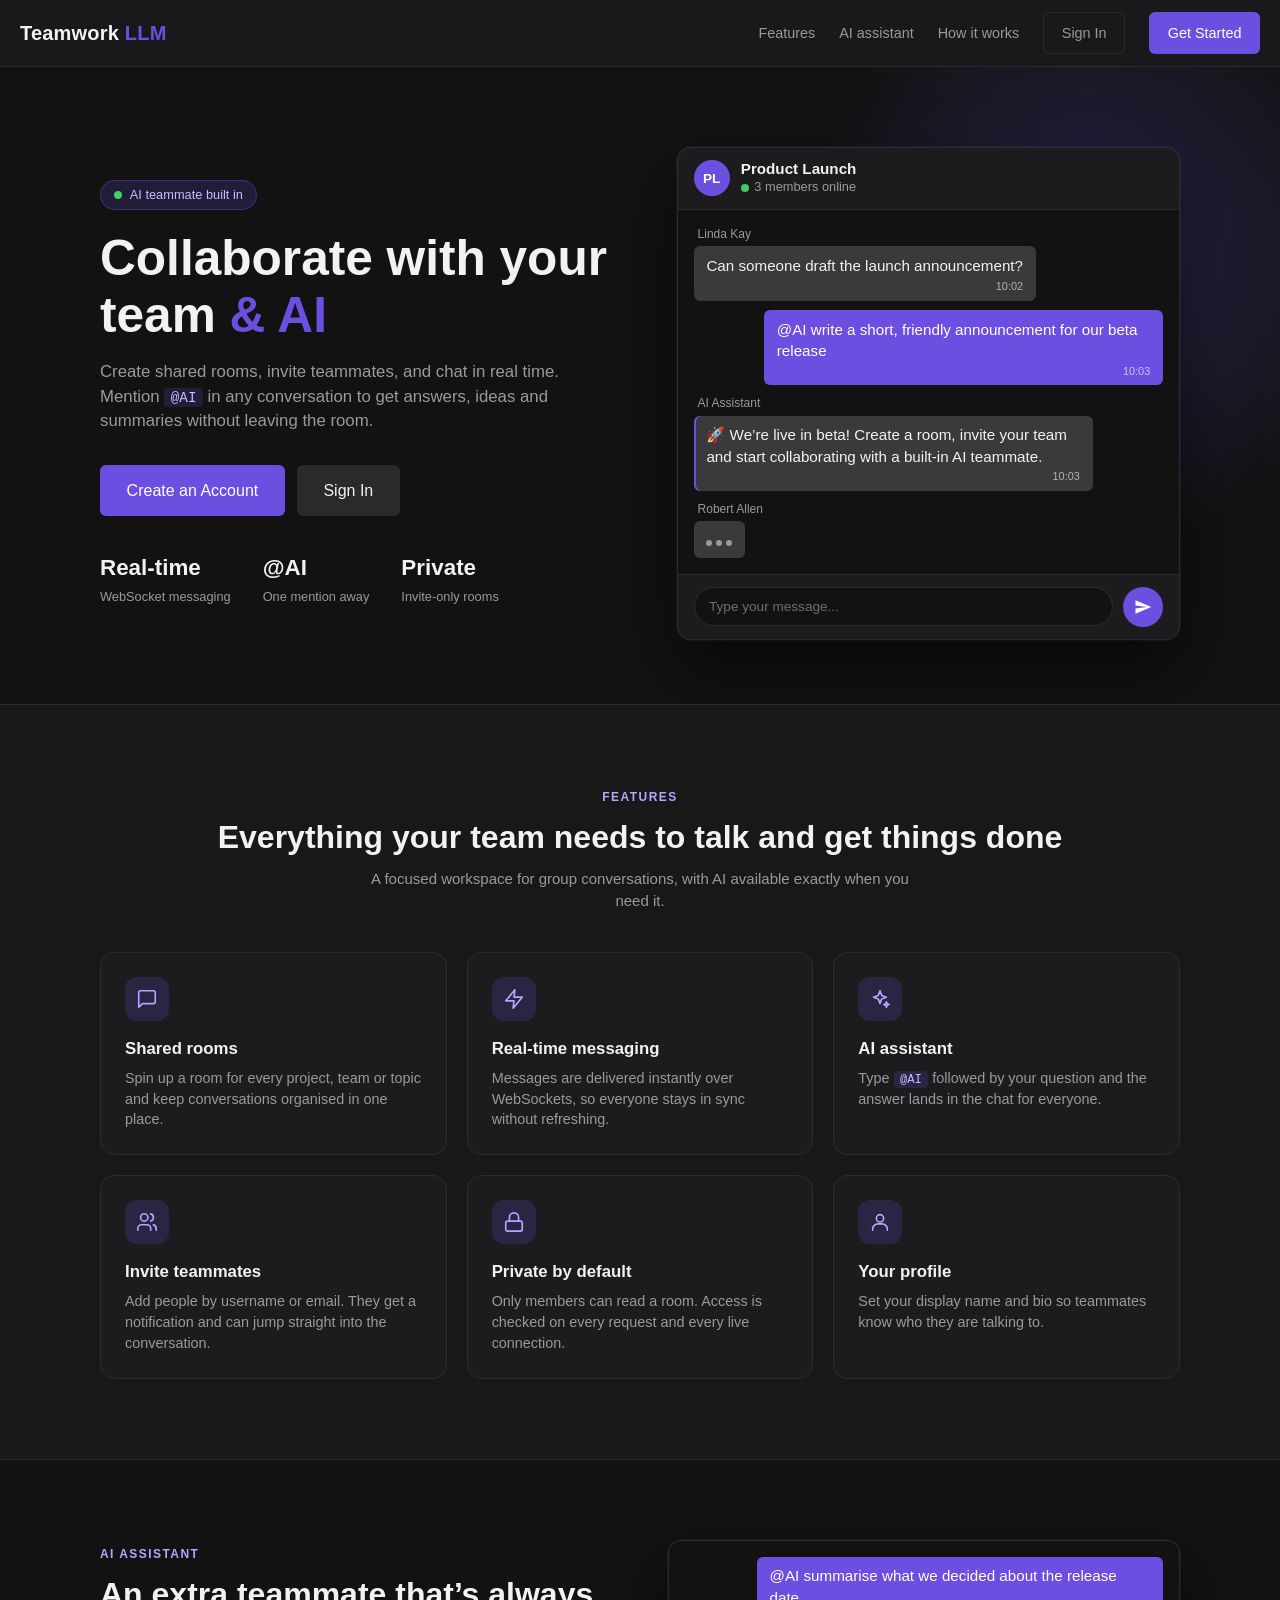
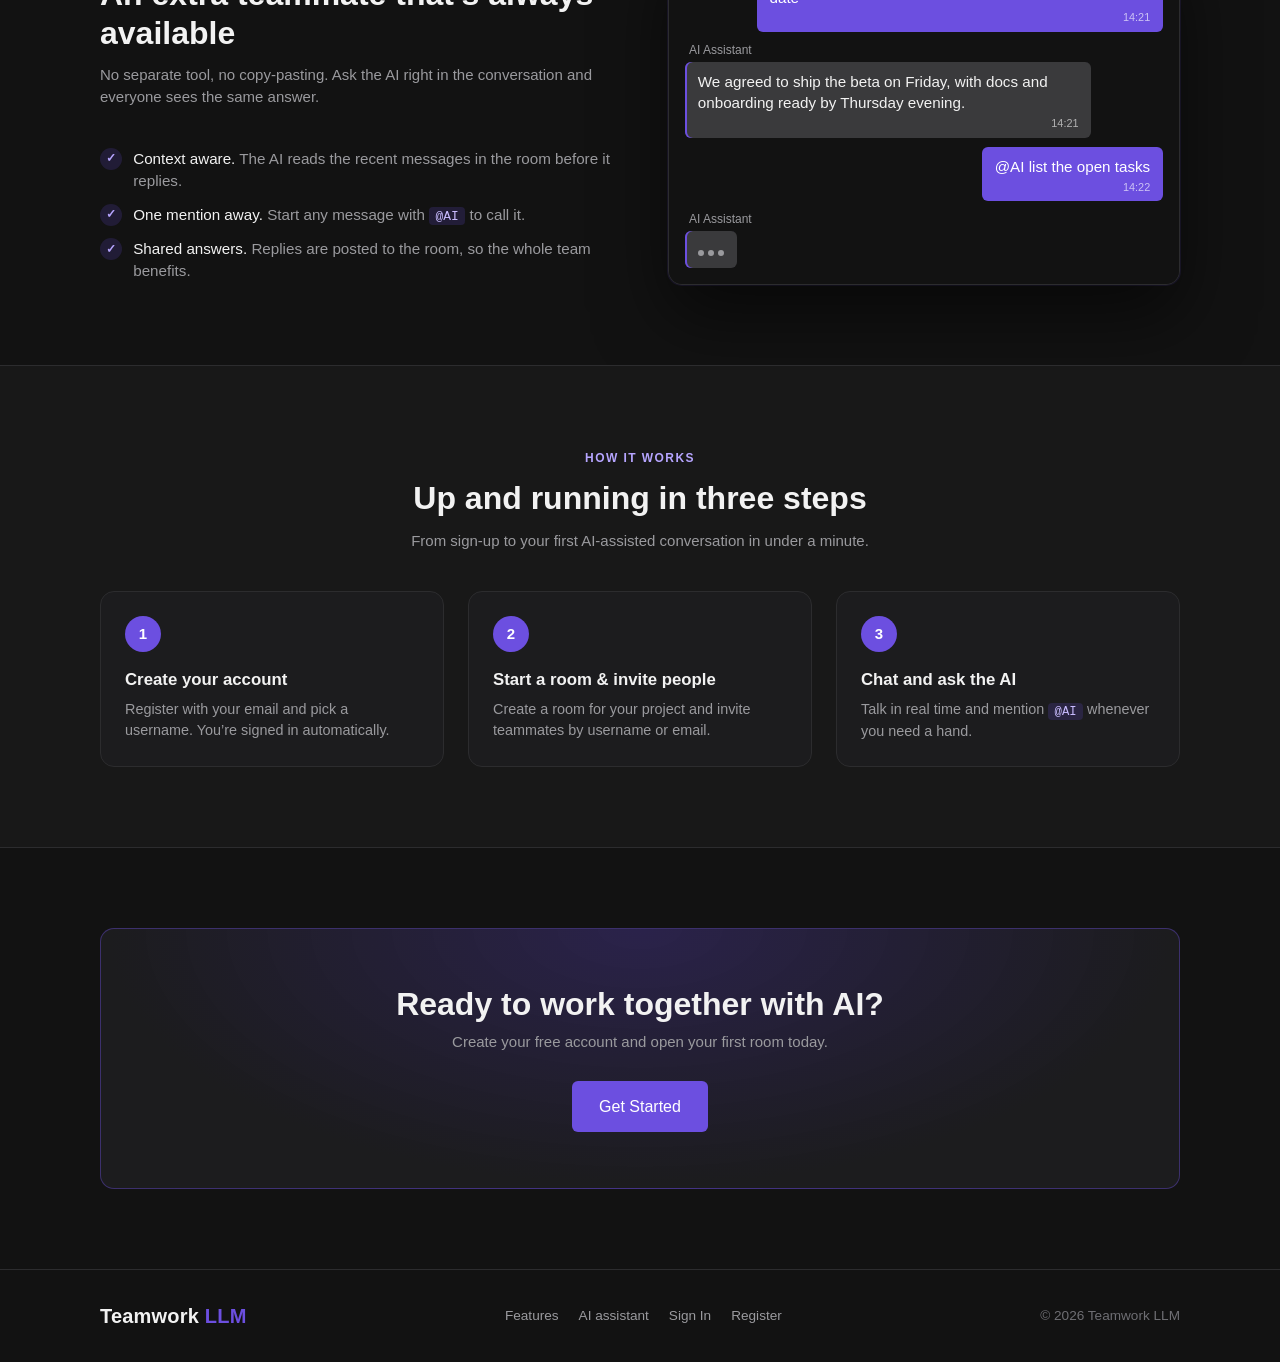
<file: templates/index.html>
<!DOCTYPE html>
<html lang="en">
<head>
  <meta charset="UTF-8" />
  <meta name="viewport" content="width=device-width, initial-scale=1.0" />
  <title>Teamwork LLM — Team chat with a built-in AI</title>
  <meta name="description" content="Shared rooms, real-time messaging and an AI teammate you can call with @AI." />
  <link rel="stylesheet" href="/static/styles.css" />
</head>
<body>
  <div class="page">

    <!-- Navigation -->
    <header class="topbar landing-nav">
      <a href="/" class="logo">Teamwork <span>LLM</span></a>
      <nav class="nav-links" id="nav-links">
        <a href="#features" class="nav-anchor">Features</a>
        <a href="#ai" class="nav-anchor">AI assistant</a>
        <a href="#how" class="nav-anchor">How it works</a>
        <a href="/login" class="btn btn-ghost">Sign In</a>
        <a href="/register" class="btn btn-primary">Get Started</a>
      </nav>
    </header>

    <!-- Hero -->
    <section class="landing-hero">
      <div class="hero-grid">
        <div>
          <span class="hero-badge"><span class="status-dot"></span> AI teammate built in</span>
          <h1 class="hero-title">Collaborate with your team <span>&amp; AI</span></h1>
          <p class="hero-text">
            Create shared rooms, invite teammates, and chat in real time. Mention
            <span class="code-chip">@AI</span> in any conversation to get answers,
            ideas and summaries without leaving the room.
          </p>
          <div class="hero-actions">
            <a href="/register" class="btn btn-primary btn-lg" id="cta-primary">Create an Account</a>
            <a href="/login" class="btn btn-secondary btn-lg" id="cta-secondary">Sign In</a>
          </div>
          <div class="hero-stats">
            <div class="hero-stat"><strong>Real-time</strong><span>WebSocket messaging</span></div>
            <div class="hero-stat"><strong>@AI</strong><span>One mention away</span></div>
            <div class="hero-stat"><strong>Private</strong><span>Invite-only rooms</span></div>
          </div>
        </div>

        <!-- Chat preview -->
        <div class="mockup" aria-hidden="true">
          <div class="mockup-bar">
            <div class="avatar avatar-sm">PL</div>
            <div>
              <div class="chat-title">Product Launch</div>
              <div class="chat-status"><span class="status-dot connected"></span> 3 members online</div>
            </div>
          </div>
          <div class="mockup-body">
            <div class="message-row theirs">
              <div class="sender-title">Linda Kay</div>
              <div class="message-bubble">Can someone draft the launch announcement?<div class="message-time">10:02</div></div>
            </div>
            <div class="message-row mine">
              <div class="message-bubble">@AI write a short, friendly announcement for our beta release<div class="message-time">10:03</div></div>
            </div>
            <div class="message-row theirs assistant">
              <div class="sender-title">AI Assistant</div>
              <div class="message-bubble">🚀 We’re live in beta! Create a room, invite your team and start collaborating with a built-in AI teammate.<div class="message-time">10:03</div></div>
            </div>
            <div class="message-row theirs">
              <div class="sender-title">Robert Allen</div>
              <div class="message-bubble"><span class="typing"><i></i><i></i><i></i></span></div>
            </div>
          </div>
          <div class="mockup-input">
            <div class="composer-input">Type your message...</div>
            <span class="icon-btn"><svg viewBox="0 0 24 24"><path d="M2.01 21 23 12 2.01 3 2 10l15 2-15 2z"/></svg></span>
          </div>
        </div>
      </div>
    </section>

    <!-- Features -->
    <section class="section section-alt" id="features">
      <div class="section-inner">
        <div class="section-head-center">
          <span class="section-eyebrow">Features</span>
          <h2 class="section-heading">Everything your team needs to talk and get things done</h2>
          <p class="section-lead">A focused workspace for group conversations, with AI available exactly when you need it.</p>
        </div>

        <div class="feature-grid">
          <div class="feature-card">
            <div class="feature-icon"><svg viewBox="0 0 24 24"><path d="M21 15a2 2 0 0 1-2 2H7l-4 4V5a2 2 0 0 1 2-2h14a2 2 0 0 1 2 2z"/></svg></div>
            <h3>Shared rooms</h3>
            <p>Spin up a room for every project, team or topic and keep conversations organised in one place.</p>
          </div>
          <div class="feature-card">
            <div class="feature-icon"><svg viewBox="0 0 24 24"><path d="M13 2 3 14h9l-1 8 10-12h-9z"/></svg></div>
            <h3>Real-time messaging</h3>
            <p>Messages are delivered instantly over WebSockets, so everyone stays in sync without refreshing.</p>
          </div>
          <div class="feature-card">
            <div class="feature-icon"><svg viewBox="0 0 24 24"><path d="M12 3l1.9 5.1L19 10l-5.1 1.9L12 17l-1.9-5.1L5 10l5.1-1.9z"/><path d="M19 15l.8 2.2L22 18l-2.2.8L19 21l-.8-2.2L16 18l2.2-.8z"/></svg></div>
            <h3>AI assistant</h3>
            <p>Type <span class="code-chip">@AI</span> followed by your question and the answer lands in the chat for everyone.</p>
          </div>
          <div class="feature-card">
            <div class="feature-icon"><svg viewBox="0 0 24 24"><path d="M16 21v-2a4 4 0 0 0-4-4H6a4 4 0 0 0-4 4v2"/><circle cx="9" cy="7" r="4"/><path d="M22 21v-2a4 4 0 0 0-3-3.87"/><path d="M16 3.13a4 4 0 0 1 0 7.75"/></svg></div>
            <h3>Invite teammates</h3>
            <p>Add people by username or email. They get a notification and can jump straight into the conversation.</p>
          </div>
          <div class="feature-card">
            <div class="feature-icon"><svg viewBox="0 0 24 24"><rect x="3" y="11" width="18" height="11" rx="2"/><path d="M7 11V7a5 5 0 0 1 10 0v4"/></svg></div>
            <h3>Private by default</h3>
            <p>Only members can read a room. Access is checked on every request and every live connection.</p>
          </div>
          <div class="feature-card">
            <div class="feature-icon"><svg viewBox="0 0 24 24"><circle cx="12" cy="8" r="4"/><path d="M4 21v-1a6 6 0 0 1 6-6h4a6 6 0 0 1 6 6v1"/></svg></div>
            <h3>Your profile</h3>
            <p>Set your display name and bio so teammates know who they are talking to.</p>
          </div>
        </div>
      </div>
    </section>

    <!-- AI spotlight -->
    <section class="section" id="ai">
      <div class="section-inner split">
        <div>
          <span class="section-eyebrow">AI assistant</span>
          <h2 class="section-heading">An extra teammate that’s always available</h2>
          <p class="section-lead">
            No separate tool, no copy-pasting. Ask the AI right in the conversation and
            everyone sees the same answer.
          </p>
          <ul class="check-list">
            <li><span><strong>Context aware.</strong> The AI reads the recent messages in the room before it replies.</span></li>
            <li><span><strong>One mention away.</strong> Start any message with <span class="code-chip">@AI</span> to call it.</span></li>
            <li><span><strong>Shared answers.</strong> Replies are posted to the room, so the whole team benefits.</span></li>
          </ul>
        </div>

        <div class="mockup" aria-hidden="true">
          <div class="mockup-body">
            <div class="message-row mine">
              <div class="message-bubble">@AI summarise what we decided about the release date<div class="message-time">14:21</div></div>
            </div>
            <div class="message-row theirs assistant">
              <div class="sender-title">AI Assistant</div>
              <div class="message-bubble">We agreed to ship the beta on Friday, with docs and onboarding ready by Thursday evening.<div class="message-time">14:21</div></div>
            </div>
            <div class="message-row mine">
              <div class="message-bubble">@AI list the open tasks<div class="message-time">14:22</div></div>
            </div>
            <div class="message-row theirs assistant">
              <div class="sender-title">AI Assistant</div>
              <div class="message-bubble"><span class="typing"><i></i><i></i><i></i></span></div>
            </div>
          </div>
        </div>
      </div>
    </section>

    <!-- How it works -->
    <section class="section section-alt" id="how">
      <div class="section-inner">
        <div class="section-head-center">
          <span class="section-eyebrow">How it works</span>
          <h2 class="section-heading">Up and running in three steps</h2>
          <p class="section-lead">From sign-up to your first AI-assisted conversation in under a minute.</p>
        </div>

        <div class="steps">
          <div class="step">
            <h3>Create your account</h3>
            <p>Register with your email and pick a username. You’re signed in automatically.</p>
          </div>
          <div class="step">
            <h3>Start a room &amp; invite people</h3>
            <p>Create a room for your project and invite teammates by username or email.</p>
          </div>
          <div class="step">
            <h3>Chat and ask the AI</h3>
            <p>Talk in real time and mention <span class="code-chip">@AI</span> whenever you need a hand.</p>
          </div>
        </div>
      </div>
    </section>

    <!-- Call to action -->
    <section class="section">
      <div class="section-inner">
        <div class="cta-box">
          <h2 class="section-heading">Ready to work together with AI?</h2>
          <p class="section-lead">Create your free account and open your first room today.</p>
          <div class="hero-actions">
            <a href="/register" class="btn btn-primary btn-lg" id="cta-bottom">Get Started</a>
          </div>
        </div>
      </div>
    </section>

    <!-- Footer -->
    <footer class="site-footer">
      <div class="footer-inner">
        <a href="/" class="logo">Teamwork <span>LLM</span></a>
        <div class="footer-links">
          <a href="#features">Features</a>
          <a href="#ai">AI assistant</a>
          <a href="/login">Sign In</a>
          <a href="/register">Register</a>
        </div>
        <span>&copy; <span id="year"></span> Teamwork LLM</span>
      </div>
    </footer>

  </div>

  <script>
    document.getElementById("year").textContent = new Date().getFullYear();

    const token = localStorage.getItem("access_token");
    if (token) {
      const nav = document.getElementById("nav-links");
      nav.querySelectorAll(".btn").forEach((b) => b.remove());
      nav.insertAdjacentHTML("beforeend", '<a href="/chat" class="btn btn-primary">Open Chats</a>');

      const primaryBtn = document.getElementById("cta-primary");
      primaryBtn.href = "/chat";
      primaryBtn.textContent = "Go to Your Chats";
      document.getElementById("cta-secondary").style.display = "none";

      const bottomBtn = document.getElementById("cta-bottom");
      bottomBtn.href = "/chat";
      bottomBtn.textContent = "Go to Your Chats";
    }
  </script>
</body>
</html>
</file>
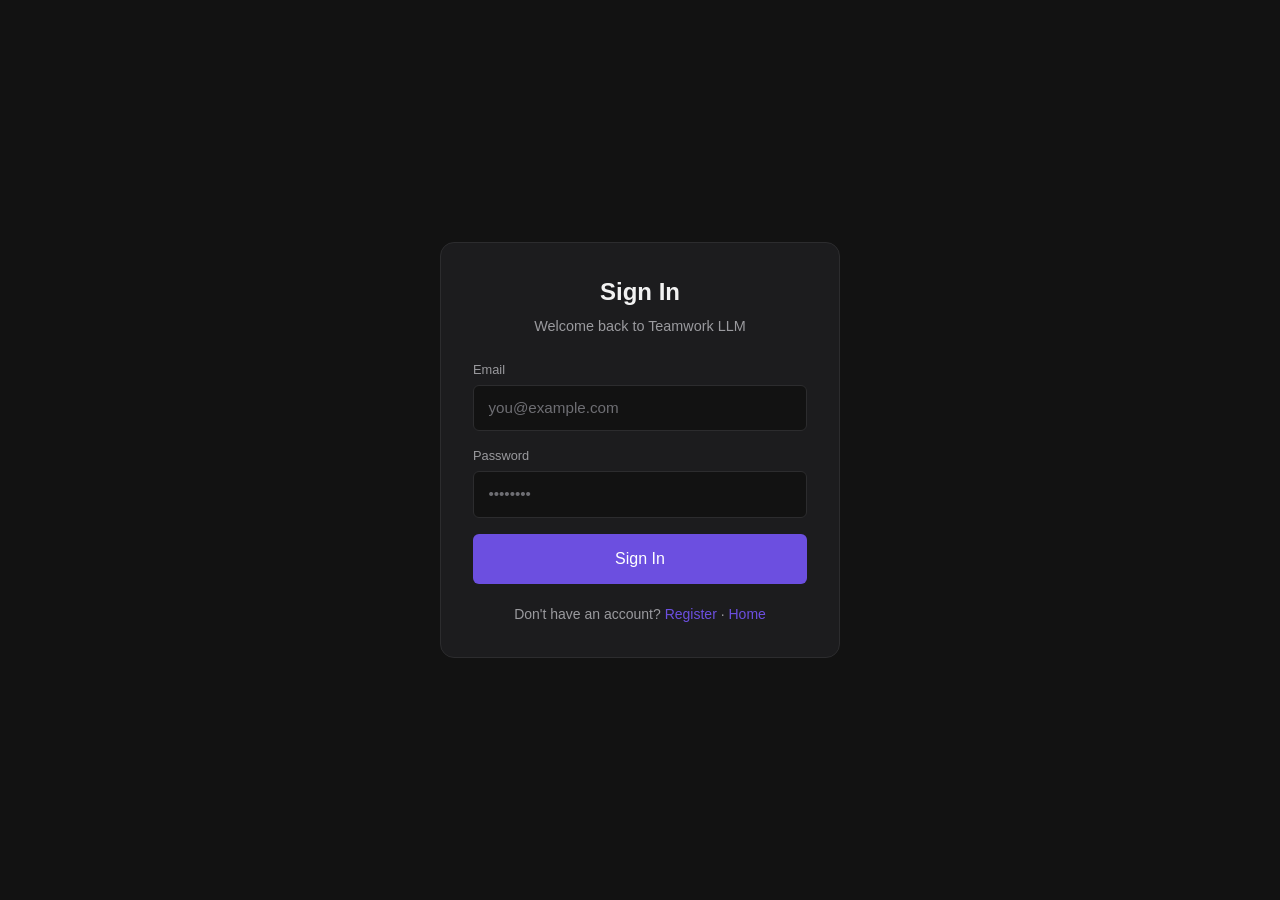
<file: templates/login.html>
<!DOCTYPE html>
<html lang="en">
<head>
  <meta charset="UTF-8" />
  <meta name="viewport" content="width=device-width, initial-scale=1.0" />
  <title>Sign In - Teamwork LLM</title>
  <link rel="stylesheet" href="/static/styles.css" />
</head>
<body>
  <div class="page">
    <main class="centered">
      <div class="card">
        <h1 class="card-title">Sign In</h1>
        <p class="card-subtitle">Welcome back to Teamwork LLM</p>

        <div id="error-box" class="alert-error"></div>

        <form id="login-form">
          <div class="form-group">
            <label class="form-label" for="email">Email</label>
            <input class="input" type="email" id="email" required placeholder="you@example.com" />
          </div>
          <div class="form-group">
            <label class="form-label" for="password">Password</label>
            <input class="input" type="password" id="password" required placeholder="••••••••" />
          </div>
          <button type="submit" class="btn btn-primary btn-block btn-lg" id="submit-btn">Sign In</button>
        </form>

        <div class="form-footer">
          Don't have an account? <a href="/register">Register</a> &middot; <a href="/">Home</a>
        </div>
      </div>
    </main>
  </div>

  <script>
    if (localStorage.getItem("access_token")) {
      window.location.href = "/chat";
    }

    const form = document.getElementById("login-form");
    const errorBox = document.getElementById("error-box");
    const submitBtn = document.getElementById("submit-btn");

    form.addEventListener("submit", async (e) => {
      e.preventDefault();
      errorBox.style.display = "none";
      submitBtn.disabled = true;
      submitBtn.textContent = "Signing in...";

      const email = document.getElementById("email").value.trim();
      const password = document.getElementById("password").value;

      const body = new URLSearchParams();
      body.append("username", email);
      body.append("password", password);

      try {
        const res = await fetch("/auth/jwt/login", {
          method: "POST",
          headers: { "Content-Type": "application/x-www-form-urlencoded" },
          body: body.toString(),
        });

        if (!res.ok) {
          const data = await res.json().catch(() => ({}));
          throw new Error(data.detail || "Invalid email or password");
        }

        const data = await res.json();
        localStorage.setItem("access_token", data.access_token);
        window.location.href = "/chat";
      } catch (err) {
        errorBox.textContent = err.message;
        errorBox.style.display = "block";
      } finally {
        submitBtn.disabled = false;
        submitBtn.textContent = "Sign In";
      }
    });
  </script>
</body>
</html>
</file>
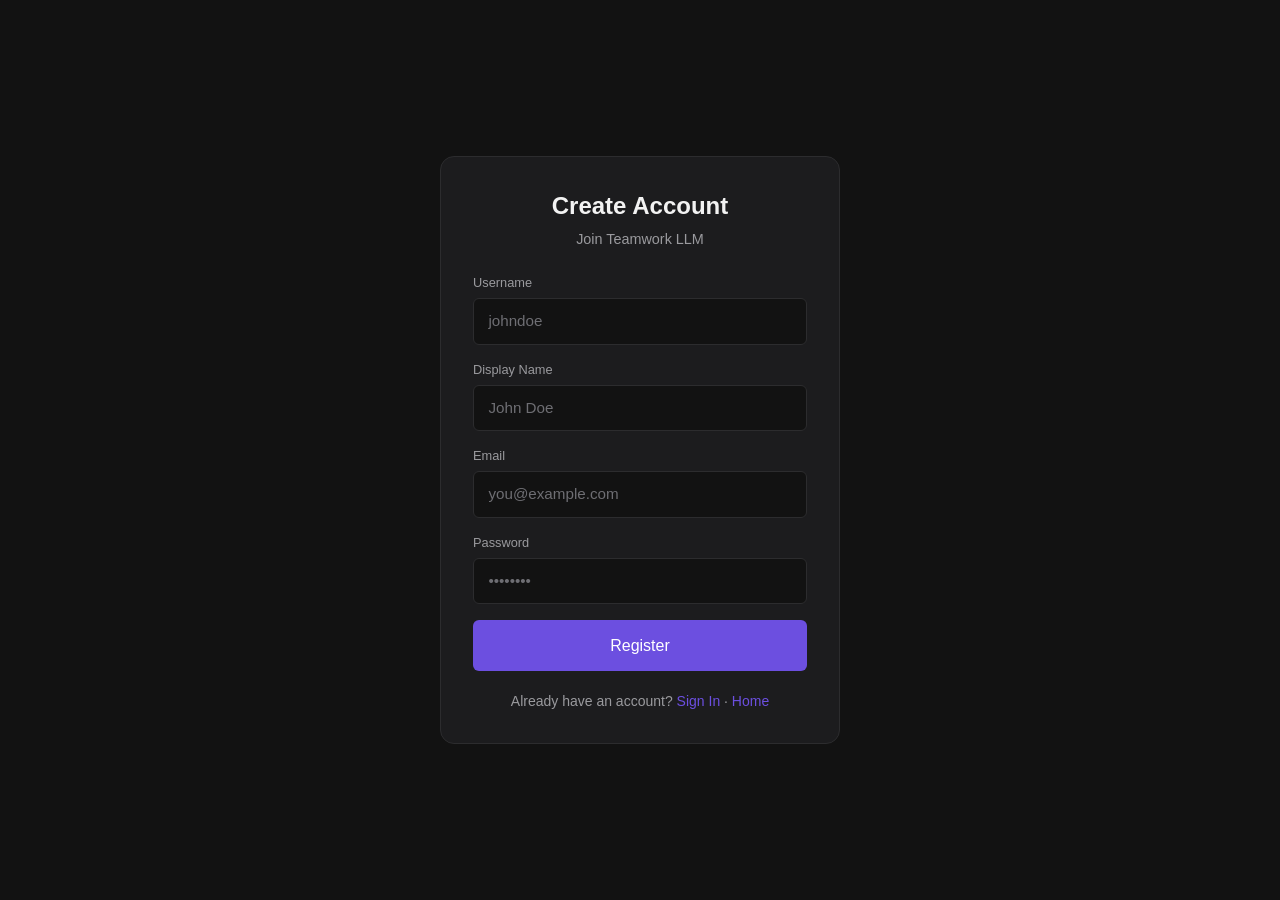
<file: templates/register.html>
<!DOCTYPE html>
<html lang="en">
<head>
  <meta charset="UTF-8" />
  <meta name="viewport" content="width=device-width, initial-scale=1.0" />
  <title>Register - Teamwork LLM</title>
  <link rel="stylesheet" href="/static/styles.css" />
</head>
<body>
  <div class="page">
    <main class="centered">
      <div class="card">
        <h1 class="card-title">Create Account</h1>
        <p class="card-subtitle">Join Teamwork LLM</p>

        <div id="error-box" class="alert-error"></div>

        <form id="register-form">
          <div class="form-group">
            <label class="form-label" for="username">Username</label>
            <input class="input" type="text" id="username" required maxlength="50" placeholder="johndoe" />
          </div>
          <div class="form-group">
            <label class="form-label" for="display_name">Display Name</label>
            <input class="input" type="text" id="display_name" required maxlength="100" placeholder="John Doe" />
          </div>
          <div class="form-group">
            <label class="form-label" for="email">Email</label>
            <input class="input" type="email" id="email" required placeholder="you@example.com" />
          </div>
          <div class="form-group">
            <label class="form-label" for="password">Password</label>
            <input class="input" type="password" id="password" required placeholder="••••••••" />
          </div>
          <button type="submit" class="btn btn-primary btn-block btn-lg" id="submit-btn">Register</button>
        </form>

        <div class="form-footer">
          Already have an account? <a href="/login">Sign In</a> &middot; <a href="/">Home</a>
        </div>
      </div>
    </main>
  </div>

  <script>
    if (localStorage.getItem("access_token")) {
      window.location.href = "/chat";
    }

    const form = document.getElementById("register-form");
    const errorBox = document.getElementById("error-box");
    const submitBtn = document.getElementById("submit-btn");

    form.addEventListener("submit", async (e) => {
      e.preventDefault();
      errorBox.style.display = "none";
      submitBtn.disabled = true;
      submitBtn.textContent = "Creating account...";

      const payload = {
        username: document.getElementById("username").value.trim(),
        display_name: document.getElementById("display_name").value.trim(),
        email: document.getElementById("email").value.trim(),
        password: document.getElementById("password").value,
      };

      try {
        const res = await fetch("/auth/register", {
          method: "POST",
          headers: { "Content-Type": "application/json" },
          body: JSON.stringify(payload),
        });

        if (!res.ok) {
          const data = await res.json().catch(() => ({}));
          const detail = typeof data.detail === "string" ? data.detail : JSON.stringify(data.detail || "Registration failed");
          throw new Error(detail);
        }

        // Automatically log the user in after registration
        const loginBody = new URLSearchParams();
        loginBody.append("username", payload.email);
        loginBody.append("password", payload.password);

        const loginRes = await fetch("/auth/jwt/login", {
          method: "POST",
          headers: { "Content-Type": "application/x-www-form-urlencoded" },
          body: loginBody.toString(),
        });

        if (loginRes.ok) {
          const loginData = await loginRes.json();
          localStorage.setItem("access_token", loginData.access_token);
          window.location.href = "/chat";
        } else {
          window.location.href = "/login";
        }
      } catch (err) {
        errorBox.textContent = err.message;
        errorBox.style.display = "block";
      } finally {
        submitBtn.disabled = false;
        submitBtn.textContent = "Register";
      }
    });
  </script>
</body>
</html>
</file>
<file: static/styles.css>
/* ==========================================================================
   Teamwork LLM — shared styles
   Dark theme with a violet accent.
   ========================================================================== */

:root {
  --bg: #121212;
  --bg-elevated: #1c1c1e;
  --bg-panel: #181818;
  --surface: #2a2a2c;
  --surface-hover: #323234;
  --border: #2c2c2e;

  --text: #f2f2f2;
  --text-muted: #9a9a9e;
  --text-dim: #6e6e73;

  --accent: #6c4fe0;
  --accent-hover: #5b3fd0;
  --accent-soft: rgba(108, 79, 224, 0.18);

  --bubble-in: #3a3a3c;
  --bubble-out: var(--accent);

  --success: #3ecf5c;
  --warning: #e5b53b;
  --danger: #e5484d;

  --radius-sm: 6px;
  --radius: 10px;
  --radius-lg: 14px;
  --radius-pill: 999px;

  --font: "Roboto", -apple-system, BlinkMacSystemFont, "Segoe UI", sans-serif;
}

* { box-sizing: border-box; margin: 0; padding: 0; }

html, body { height: 100%; }
html { scroll-behavior: smooth; }

body {
  font-family: var(--font);
  background: var(--bg);
  color: var(--text);
  font-size: 15px;
  line-height: 1.45;
  -webkit-font-smoothing: antialiased;
}

a { color: var(--accent); text-decoration: none; }
a:hover { color: #8b72f0; }

/* ---------- Layout helpers ---------- */

.page {
  min-height: 100vh;
  display: flex;
  flex-direction: column;
}

.page-fixed {
  height: 100vh;
  display: flex;
  flex-direction: column;
  overflow: hidden;
}

.centered {
  flex: 1;
  display: flex;
  align-items: center;
  justify-content: center;
  padding: 1.5rem;
}

.container {
  width: 100%;
  max-width: 820px;
  margin: 0 auto;
  padding: 0 1.25rem;
}

.muted { color: var(--text-muted); }
.hidden { display: none !important; }

/* ---------- Top bar ---------- */

.topbar {
  display: flex;
  align-items: center;
  justify-content: space-between;
  gap: 1rem;
  padding: 0.75rem 1.25rem;
  background: var(--bg-elevated);
  border-bottom: 1px solid var(--border);
  flex-shrink: 0;
}

.topbar-left,
.topbar-right {
  display: flex;
  align-items: center;
  gap: 0.85rem;
  min-width: 0;
}

.logo {
  font-size: 1.25rem;
  font-weight: 700;
  color: var(--text);
  letter-spacing: 0.2px;
}
.logo:hover { color: var(--text); }
.logo span { color: var(--accent); }

.user-chip {
  color: var(--text-muted);
  font-size: 0.875rem;
  white-space: nowrap;
}

/* ---------- Buttons ---------- */

.btn {
  display: inline-flex;
  align-items: center;
  justify-content: center;
  gap: 0.4rem;
  padding: 0.6rem 1.1rem;
  border-radius: var(--radius-sm);
  border: 1px solid transparent;
  font: inherit;
  font-size: 0.9rem;
  font-weight: 500;
  cursor: pointer;
  transition: background 0.15s, border-color 0.15s, color 0.15s;
  white-space: nowrap;
}
.btn:disabled { opacity: 0.55; cursor: not-allowed; }

.btn-primary { background: var(--accent); color: #fff; }
.btn-primary:hover:not(:disabled) { background: var(--accent-hover); color: #fff; }

.btn-secondary { background: var(--surface); color: var(--text); }
.btn-secondary:hover:not(:disabled) { background: var(--surface-hover); color: var(--text); }

.btn-ghost {
  background: transparent;
  color: var(--text-muted);
  border-color: var(--border);
}
.btn-ghost:hover:not(:disabled) { background: var(--surface); color: var(--text); }

.btn-lg { padding: 0.8rem 1.6rem; font-size: 1rem; }
.btn-block { width: 100%; }

.icon-btn {
  width: 40px;
  height: 40px;
  border-radius: 50%;
  border: none;
  background: var(--accent);
  color: #fff;
  display: inline-flex;
  align-items: center;
  justify-content: center;
  cursor: pointer;
  flex-shrink: 0;
  transition: background 0.15s;
}
.icon-btn:hover:not(:disabled) { background: var(--accent-hover); }
.icon-btn:disabled { opacity: 0.55; cursor: not-allowed; }
.icon-btn svg { width: 18px; height: 18px; fill: currentColor; }

/* ---------- Forms ---------- */

.card {
  width: 100%;
  max-width: 400px;
  background: var(--bg-elevated);
  border: 1px solid var(--border);
  border-radius: var(--radius-lg);
  padding: 2rem;
}

.card-title {
  font-size: 1.5rem;
  font-weight: 600;
  text-align: center;
  margin-bottom: 0.35rem;
}

.card-subtitle {
  color: var(--text-muted);
  text-align: center;
  font-size: 0.9rem;
  margin-bottom: 1.5rem;
}

.form-group { margin-bottom: 1rem; }

.form-label {
  display: block;
  font-size: 0.8rem;
  color: var(--text-muted);
  margin-bottom: 0.35rem;
}

.input {
  width: 100%;
  padding: 0.7rem 0.9rem;
  border-radius: var(--radius-sm);
  border: 1px solid var(--border);
  background: var(--bg);
  color: var(--text);
  font: inherit;
  font-size: 0.95rem;
  outline: none;
  transition: border-color 0.15s;
}
.input::placeholder { color: var(--text-dim); }
.input:focus { border-color: var(--accent); }

.alert-error {
  display: none;
  background: rgba(229, 72, 77, 0.12);
  border: 1px solid rgba(229, 72, 77, 0.5);
  color: #ff9a9d;
  padding: 0.65rem 0.8rem;
  border-radius: var(--radius-sm);
  font-size: 0.85rem;
  margin-bottom: 1rem;
}

.form-footer {
  margin-top: 1.25rem;
  text-align: center;
  font-size: 0.875rem;
  color: var(--text-muted);
}

/* ---------- Landing ---------- */

.hero {
  flex: 1;
  display: flex;
  flex-direction: column;
  align-items: center;
  justify-content: center;
  text-align: center;
  padding: 3rem 1.5rem;
}

.hero-title {
  font-size: 2.6rem;
  font-weight: 700;
  line-height: 1.15;
  margin-bottom: 1rem;
  max-width: 640px;
}
.hero-title span { color: var(--accent); }

.hero-text {
  color: var(--text-muted);
  font-size: 1.05rem;
  max-width: 520px;
  margin-bottom: 2rem;
}

.hero-actions { display: flex; gap: 0.75rem; flex-wrap: wrap; justify-content: center; }

/* ---------- Avatars ---------- */

.avatar {
  width: 44px;
  height: 44px;
  border-radius: 50%;
  background: var(--accent);
  color: #fff;
  display: inline-flex;
  align-items: center;
  justify-content: center;
  font-weight: 600;
  font-size: 0.95rem;
  flex-shrink: 0;
  text-transform: uppercase;
}
.avatar-sm { width: 36px; height: 36px; font-size: 0.85rem; }

/* ---------- Rooms list (home) ---------- */

.section-head {
  display: flex;
  align-items: center;
  justify-content: space-between;
  margin: 1.75rem 0 1rem;
}

.section-title { font-size: 1.5rem; font-weight: 600; }

.panel {
  background: var(--bg-elevated);
  border: 1px solid var(--border);
  border-radius: var(--radius);
  padding: 1rem;
  margin-bottom: 1rem;
}

.inline-form { display: flex; gap: 0.6rem; flex-wrap: wrap; }
.inline-form .input { flex: 1; min-width: 180px; }

.list {
  background: var(--bg-panel);
  border: 1px solid var(--border);
  border-radius: var(--radius);
  overflow: hidden;
}

.list-item {
  display: flex;
  align-items: center;
  gap: 0.9rem;
  padding: 0.85rem 1rem;
  cursor: pointer;
  transition: background 0.12s;
}
.list-item + .list-item { border-top: 1px solid var(--border); }
.list-item:hover { background: var(--surface); }

.list-item-body { flex: 1; min-width: 0; }

.list-item-title {
  font-weight: 500;
  color: var(--text);
  white-space: nowrap;
  overflow: hidden;
  text-overflow: ellipsis;
}

.list-item-sub {
  font-size: 0.85rem;
  color: var(--text-muted);
  white-space: nowrap;
  overflow: hidden;
  text-overflow: ellipsis;
}

.tag {
  font-size: 0.72rem;
  padding: 0.15rem 0.55rem;
  border-radius: var(--radius-pill);
  background: var(--accent-soft);
  color: #b6a5ff;
  text-transform: capitalize;
  flex-shrink: 0;
}

.empty-state {
  text-align: center;
  padding: 3rem 1rem;
  color: var(--text-muted);
}

/* ---------- App Split Layout (Sidebar + Chat) ---------- */

.app-layout {
  display: flex;
  width: 100vw;
  height: 100vh;
  overflow: hidden;
  background: var(--bg);
}

.sidebar {
  width: 340px;
  min-width: 280px;
  max-width: 400px;
  height: 100%;
  display: flex;
  flex-direction: column;
  background: var(--bg-elevated);
  border-right: 1px solid var(--border);
  flex-shrink: 0;
  transition: transform 0.2s ease, opacity 0.2s ease;
  z-index: 20;
}

.sidebar-header {
  padding: 1rem 1.15rem 0.85rem;
  border-bottom: 1px solid var(--border);
  display: flex;
  flex-direction: column;
  gap: 0.75rem;
  background: var(--bg-elevated);
  flex-shrink: 0;
}

.sidebar-header-top {
  display: flex;
  align-items: center;
  justify-content: space-between;
  gap: 0.5rem;
}

.sidebar-actions {
  display: flex;
  align-items: center;
  gap: 0.4rem;
}

.btn-icon-ghost {
  background: transparent;
  border: none;
  color: var(--text-muted);
  font-size: 1.15rem;
  cursor: pointer;
  padding: 0.45rem;
  border-radius: var(--radius-sm);
  display: inline-flex;
  align-items: center;
  justify-content: center;
  position: relative;
  transition: background 0.15s, color 0.15s;
  text-decoration: none;
  line-height: 1;
}
.btn-icon-ghost:hover {
  background: var(--surface);
  color: var(--text);
}

.btn-sm {
  padding: 0.4rem 0.75rem;
  font-size: 0.825rem;
  border-radius: var(--radius-sm);
}

.create-room-panel {
  background: var(--bg-panel);
  border: 1px solid var(--border);
  border-radius: var(--radius);
  padding: 0.85rem;
  margin-top: 0.25rem;
}

.sidebar-search {
  position: relative;
}

.sidebar-search-input {
  padding: 0.5rem 0.85rem;
  font-size: 0.85rem;
  border-radius: var(--radius-pill);
  background: var(--bg);
  border: 1px solid var(--border);
}

.sidebar-rooms {
  flex: 1;
  overflow-y: auto;
  padding: 0.6rem 0.5rem;
  display: flex;
  flex-direction: column;
  gap: 0.25rem;
}

.room-item {
  display: flex;
  align-items: center;
  gap: 0.85rem;
  padding: 0.75rem 0.85rem;
  border-radius: var(--radius);
  cursor: pointer;
  transition: background 0.15s, border-color 0.15s;
  user-select: none;
  border: 1px solid transparent;
}
.room-item:hover {
  background: var(--surface);
}
.room-item.active {
  background: var(--surface-hover);
  border-color: rgba(108, 79, 224, 0.4);
}
.room-item.active .list-item-title {
  color: #fff;
  font-weight: 600;
}

.chat-main {
  flex: 1;
  min-width: 0;
  height: 100%;
  display: flex;
  flex-direction: column;
  position: relative;
  background: var(--bg);
}

.chat-view {
  height: 100%;
  display: flex;
  flex-direction: column;
  min-width: 0;
  overflow: hidden;
}

.chat-header {
  padding: 0.75rem 1.25rem;
}

.chat-placeholder {
  height: 100%;
  display: flex;
  align-items: center;
  justify-content: center;
  padding: 2rem;
  text-align: center;
}

.placeholder-content {
  max-width: 440px;
  display: flex;
  flex-direction: column;
  align-items: center;
  gap: 1rem;
}

.placeholder-icon {
  font-size: 3.5rem;
  line-height: 1;
  margin-bottom: 0.25rem;
  opacity: 0.85;
}

.placeholder-content h2 {
  font-size: 1.45rem;
  font-weight: 600;
  color: var(--text);
}

.placeholder-content p {
  font-size: 0.95rem;
  color: var(--text-muted);
  line-height: 1.5;
}

.mobile-only {
  display: none !important;
}

@media (max-width: 768px) {
  .mobile-only {
    display: inline-flex !important;
  }
  .app-layout {
    position: relative;
  }
  .sidebar {
    position: absolute;
    top: 0;
    left: 0;
    width: 100%;
    max-width: 100%;
    height: 100%;
    z-index: 25;
  }
  .sidebar.mobile-hidden {
    display: none;
  }
  .chat-main {
    width: 100%;
  }
}

/* ---------- Chat ---------- */

.chat-title { font-size: 1.05rem; font-weight: 600; line-height: 1.2; }

.chat-status {
  display: flex;
  align-items: center;
  gap: 0.35rem;
  font-size: 0.8rem;
  color: var(--text-muted);
}

.status-dot {
  width: 8px;
  height: 8px;
  border-radius: 50%;
  background: var(--warning);
}
.status-dot.connected { background: var(--success); }
.status-dot.disconnected { background: var(--danger); }

.back-link {
  color: var(--text-muted);
  font-size: 1.3rem;
  line-height: 1;
  padding: 0.25rem 0.35rem;
  border-radius: var(--radius-sm);
}
.back-link:hover { color: var(--text); background: var(--surface); }

.messages {
  flex: 1;
  overflow-y: auto;
  padding: 1.25rem;
  display: flex;
  flex-direction: column;
  gap: 0.6rem;
  background: var(--bg);
}

.messages-empty {
  margin: auto;
  color: var(--text-dim);
  font-size: 0.9rem;
}

.message-row {
  display: flex;
  flex-direction: column;
  max-width: 68%;
  word-break: break-word;
}
.message-row.mine { align-self: flex-end; align-items: flex-end; }
.message-row.theirs { align-self: flex-start; align-items: flex-start; }
.message-row.system { align-self: center; align-items: center; max-width: 90%; }

.sender-title {
  font-size: 0.75rem;
  color: var(--text-muted);
  margin: 0 0 0.2rem 0.25rem;
}

.message-bubble {
  padding: 0.55rem 0.8rem 0.4rem;
  border-radius: var(--radius-sm);
  font-size: 0.95rem;
  line-height: 1.4;
  background: var(--bubble-in);
  color: var(--text);
}
.message-row.mine .message-bubble { background: var(--bubble-out); color: #fff; }
.message-row.assistant .message-bubble { box-shadow: inset 2px 0 0 var(--accent); }
.message-row.system .message-bubble {
  background: transparent;
  border: 1px solid var(--border);
  color: var(--text-muted);
  font-size: 0.78rem;
  padding: 0.2rem 0.75rem;
  border-radius: var(--radius-pill);
}

.message-time {
  font-size: 0.68rem;
  opacity: 0.65;
  margin-top: 0.15rem;
  text-align: right;
}

.composer {
  padding: 0.75rem 1rem;
  background: var(--bg-elevated);
  border-top: 1px solid var(--border);
  flex-shrink: 0;
}

.composer-form {
  display: flex;
  align-items: center;
  gap: 0.6rem;
  max-width: 1000px;
  margin: 0 auto;
}

.composer-input {
  flex: 1;
  padding: 0.75rem 1rem;
  border-radius: var(--radius-pill);
  border: 1px solid var(--border);
  background: var(--bg);
  color: var(--text);
  font: inherit;
  outline: none;
}
.composer-input::placeholder { color: var(--text-dim); }
.composer-input:focus { border-color: var(--accent); }

/* ---------- Dropdowns & Popovers ---------- */

.dropdown-wrapper {
  position: relative;
  display: inline-block;
}

.dropdown-menu {
  position: absolute;
  top: calc(100% + 8px);
  right: 0;
  background: var(--bg-elevated);
  border: 1px solid var(--border);
  border-radius: var(--radius);
  box-shadow: 0 12px 30px rgba(0, 0, 0, 0.55);
  min-width: 280px;
  padding: 0.85rem;
  z-index: 100;
  display: none;
}
.dropdown-menu.drop-right {
  left: 0;
  right: auto;
}
.dropdown-menu.show {
  display: block;
}

.dropdown-divider {
  border-top: 1px solid var(--border);
  margin: 0.75rem 0;
}

.members-count-badge {
  display: inline-flex;
  align-items: center;
  justify-content: center;
  min-width: 20px;
  height: 18px;
  padding: 0 5px;
  border-radius: var(--radius-pill);
  background: var(--accent-soft);
  color: #b6a5ff;
  font-size: 0.72rem;
  font-weight: 600;
}

.members-list {
  max-height: 210px;
  overflow-y: auto;
  display: flex;
  flex-direction: column;
  gap: 0.35rem;
}

.member-item {
  display: flex;
  align-items: center;
  gap: 0.65rem;
  padding: 0.4rem 0.45rem;
  border-radius: var(--radius-sm);
  transition: background 0.12s;
}
.member-item:hover {
  background: var(--surface);
}

.avatar-xs {
  width: 30px;
  height: 30px;
  font-size: 0.75rem;
}

.member-info {
  flex: 1;
  min-width: 0;
}

.member-name {
  font-size: 0.85rem;
  font-weight: 500;
  color: var(--text);
  white-space: nowrap;
  overflow: hidden;
  text-overflow: ellipsis;
}

.member-username {
  font-size: 0.73rem;
  color: var(--text-muted);
  white-space: nowrap;
  overflow: hidden;
  text-overflow: ellipsis;
}

.dropdown-title {
  font-size: 0.9rem;
  font-weight: 600;
  color: var(--text);
  margin-bottom: 0.6rem;
  padding-bottom: 0.4rem;
  border-bottom: 1px solid var(--border);
}

.notification-badge {
  position: absolute;
  top: -4px;
  right: -4px;
  background: var(--accent);
  color: #fff;
  font-size: 0.7rem;
  font-weight: 700;
  min-width: 18px;
  height: 18px;
  border-radius: 9px;
  display: flex;
  align-items: center;
  justify-content: center;
  padding: 0 4px;
  pointer-events: none;
}

.notification-item {
  padding: 0.6rem 0.5rem;
  border-radius: var(--radius-sm);
  font-size: 0.85rem;
  color: var(--text);
  transition: background 0.15s;
  cursor: pointer;
  display: block;
  text-decoration: none;
}
.notification-item:hover {
  background: var(--surface);
  color: var(--text);
}
.notification-item + .notification-item {
  border-top: 1px solid var(--border);
}
.notification-sub {
  font-size: 0.75rem;
  color: var(--text-muted);
  margin-top: 2px;
}

.alert-success {
  display: none;
  background: rgba(62, 207, 92, 0.12);
  border: 1px solid rgba(62, 207, 92, 0.5);
  color: #79f291;
  padding: 0.65rem 0.8rem;
  border-radius: var(--radius-sm);
  font-size: 0.85rem;
  margin-bottom: 1rem;
}

/* ---------- Scrollbar ---------- */

::-webkit-scrollbar { width: 8px; }
::-webkit-scrollbar-track { background: transparent; }
::-webkit-scrollbar-thumb { background: var(--surface); border-radius: 4px; }
::-webkit-scrollbar-thumb:hover { background: var(--surface-hover); }

/* ==========================================================================
   Landing page
   ========================================================================== */

.landing-nav {
  position: sticky;
  top: 0;
  z-index: 50;
  backdrop-filter: blur(10px);
  background: rgba(28, 28, 30, 0.85);
}

.nav-links {
  display: flex;
  align-items: center;
  gap: 1.5rem;
}
.nav-links a.nav-anchor { color: var(--text-muted); font-size: 0.9rem; }
.nav-links a.nav-anchor:hover { color: var(--text); }

.section {
  padding: 5rem 1.5rem;
}
.section-alt { background: var(--bg-panel); border-block: 1px solid var(--border); }

.section-inner {
  max-width: 1080px;
  margin: 0 auto;
}

.section-eyebrow {
  display: inline-block;
  font-size: 0.75rem;
  font-weight: 600;
  letter-spacing: 0.12em;
  text-transform: uppercase;
  color: #b6a5ff;
  margin-bottom: 0.75rem;
}

.section-heading {
  font-size: 2rem;
  font-weight: 700;
  line-height: 1.2;
  margin-bottom: 0.75rem;
}

.section-lead {
  color: var(--text-muted);
  max-width: 560px;
  margin-bottom: 2.5rem;
}
.section-head-center { text-align: center; }
.section-head-center .section-lead { margin-inline: auto; }

/* ---------- Hero ---------- */

.landing-hero {
  position: relative;
  overflow: hidden;
  padding: 5rem 1.5rem 4rem;
}
.landing-hero::before {
  content: "";
  position: absolute;
  inset: -20% -10% auto auto;
  width: 640px;
  height: 640px;
  background: radial-gradient(circle, rgba(108, 79, 224, 0.28), transparent 65%);
  pointer-events: none;
}

.hero-grid {
  position: relative;
  max-width: 1080px;
  margin: 0 auto;
  display: grid;
  grid-template-columns: 1.05fr 1fr;
  gap: 3rem;
  align-items: center;
}

.hero-badge {
  display: inline-flex;
  align-items: center;
  gap: 0.5rem;
  padding: 0.3rem 0.8rem;
  border-radius: var(--radius-pill);
  background: var(--accent-soft);
  border: 1px solid rgba(108, 79, 224, 0.4);
  color: #c9bcff;
  font-size: 0.8rem;
  margin-bottom: 1.25rem;
}
.hero-badge .status-dot { background: var(--success); }

.landing-hero .hero-title {
  font-size: 3.1rem;
  max-width: none;
  text-align: left;
}
.landing-hero .hero-text { text-align: left; max-width: 480px; }
.landing-hero .hero-actions { justify-content: flex-start; }

.hero-stats {
  display: flex;
  gap: 2rem;
  margin-top: 2.25rem;
  flex-wrap: wrap;
}
.hero-stat strong { display: block; font-size: 1.4rem; font-weight: 700; }
.hero-stat span { font-size: 0.8rem; color: var(--text-muted); }

/* ---------- Chat mockup ---------- */

.mockup {
  background: var(--bg-elevated);
  border: 1px solid var(--border);
  border-radius: var(--radius-lg);
  box-shadow: 0 30px 70px rgba(0, 0, 0, 0.55), 0 0 0 1px rgba(108, 79, 224, 0.15);
  overflow: hidden;
}

.mockup-bar {
  display: flex;
  align-items: center;
  gap: 0.7rem;
  padding: 0.75rem 1rem;
  border-bottom: 1px solid var(--border);
}
.mockup-bar .chat-title { font-size: 0.95rem; }

.mockup-body {
  padding: 1rem;
  display: flex;
  flex-direction: column;
  gap: 0.6rem;
  background: var(--bg);
}
.mockup-body .message-row { max-width: 85%; }

.mockup-input {
  display: flex;
  align-items: center;
  gap: 0.6rem;
  padding: 0.75rem 1rem;
  border-top: 1px solid var(--border);
}
.mockup-input .composer-input { padding: 0.55rem 0.9rem; font-size: 0.85rem; color: var(--text-dim); }

.typing {
  display: inline-flex;
  gap: 4px;
  padding: 0.2rem 0;
}
.typing i {
  width: 6px;
  height: 6px;
  border-radius: 50%;
  background: var(--text-muted);
  animation: typing 1.2s infinite ease-in-out;
}
.typing i:nth-child(2) { animation-delay: 0.15s; }
.typing i:nth-child(3) { animation-delay: 0.3s; }
@keyframes typing {
  0%, 60%, 100% { opacity: 0.25; transform: translateY(0); }
  30% { opacity: 1; transform: translateY(-3px); }
}

/* ---------- Features ---------- */

.feature-grid {
  display: grid;
  grid-template-columns: repeat(3, 1fr);
  gap: 1.25rem;
}

.feature-card {
  background: var(--bg-elevated);
  border: 1px solid var(--border);
  border-radius: var(--radius-lg);
  padding: 1.5rem;
  transition: transform 0.18s, border-color 0.18s;
}
.feature-card:hover { transform: translateY(-3px); border-color: rgba(108, 79, 224, 0.6); }

.feature-icon {
  width: 44px;
  height: 44px;
  border-radius: 12px;
  background: var(--accent-soft);
  color: #b6a5ff;
  display: flex;
  align-items: center;
  justify-content: center;
  margin-bottom: 1rem;
}
.feature-icon svg { width: 22px; height: 22px; fill: none; stroke: currentColor; stroke-width: 1.8; stroke-linecap: round; stroke-linejoin: round; }

.feature-card h3 { font-size: 1.05rem; margin-bottom: 0.4rem; }
.feature-card p { color: var(--text-muted); font-size: 0.9rem; }

/* ---------- AI spotlight ---------- */

.split {
  display: grid;
  grid-template-columns: 1fr 1fr;
  gap: 3.5rem;
  align-items: center;
}

.check-list { list-style: none; margin-top: 1.5rem; display: grid; gap: 0.75rem; }
.check-list li { display: flex; gap: 0.7rem; color: var(--text-muted); font-size: 0.95rem; }
.check-list li::before {
  content: "✓";
  flex-shrink: 0;
  width: 22px;
  height: 22px;
  border-radius: 50%;
  background: var(--accent-soft);
  color: #b6a5ff;
  font-size: 0.75rem;
  font-weight: 700;
  display: flex;
  align-items: center;
  justify-content: center;
}
.check-list strong { color: var(--text); font-weight: 500; }

.code-chip {
  font-family: ui-monospace, SFMono-Regular, Menlo, monospace;
  background: var(--accent-soft);
  color: #c9bcff;
  padding: 0.1rem 0.4rem;
  border-radius: 4px;
  font-size: 0.85em;
}

/* ---------- Steps ---------- */

.steps {
  display: grid;
  grid-template-columns: repeat(3, 1fr);
  gap: 1.5rem;
  counter-reset: step;
}

.step {
  position: relative;
  padding: 1.5rem;
  background: var(--bg-elevated);
  border: 1px solid var(--border);
  border-radius: var(--radius-lg);
}
.step::before {
  counter-increment: step;
  content: counter(step);
  display: flex;
  align-items: center;
  justify-content: center;
  width: 36px;
  height: 36px;
  border-radius: 50%;
  background: var(--accent);
  color: #fff;
  font-weight: 700;
  margin-bottom: 1rem;
}
.step h3 { font-size: 1.05rem; margin-bottom: 0.4rem; }
.step p { color: var(--text-muted); font-size: 0.9rem; }

/* ---------- Call to action ---------- */

.cta-box {
  text-align: center;
  padding: 3.5rem 1.5rem;
  border-radius: var(--radius-lg);
  border: 1px solid rgba(108, 79, 224, 0.4);
  background: radial-gradient(ellipse at top, rgba(108, 79, 224, 0.28), var(--bg-elevated) 70%);
}
.cta-box .section-heading { margin-bottom: 0.5rem; }
.cta-box .section-lead { margin: 0 auto 1.75rem; }

/* ---------- Footer ---------- */

.site-footer {
  border-top: 1px solid var(--border);
  padding: 2rem 1.5rem;
  color: var(--text-dim);
  font-size: 0.85rem;
}
.footer-inner {
  max-width: 1080px;
  margin: 0 auto;
  display: flex;
  align-items: center;
  justify-content: space-between;
  gap: 1rem;
  flex-wrap: wrap;
}
.footer-links { display: flex; gap: 1.25rem; }
.footer-links a { color: var(--text-muted); }
.footer-links a:hover { color: var(--text); }

/* ---------- Landing responsive ---------- */

@media (max-width: 900px) {
  .hero-grid,
  .split { grid-template-columns: 1fr; gap: 2.5rem; }
  .feature-grid,
  .steps { grid-template-columns: 1fr 1fr; }
  .landing-hero .hero-title { font-size: 2.4rem; }
  .nav-links a.nav-anchor { display: none; }
}

@media (max-width: 600px) {
  .feature-grid,
  .steps { grid-template-columns: 1fr; }
  .section { padding: 3.5rem 1.25rem; }
}
</file>
